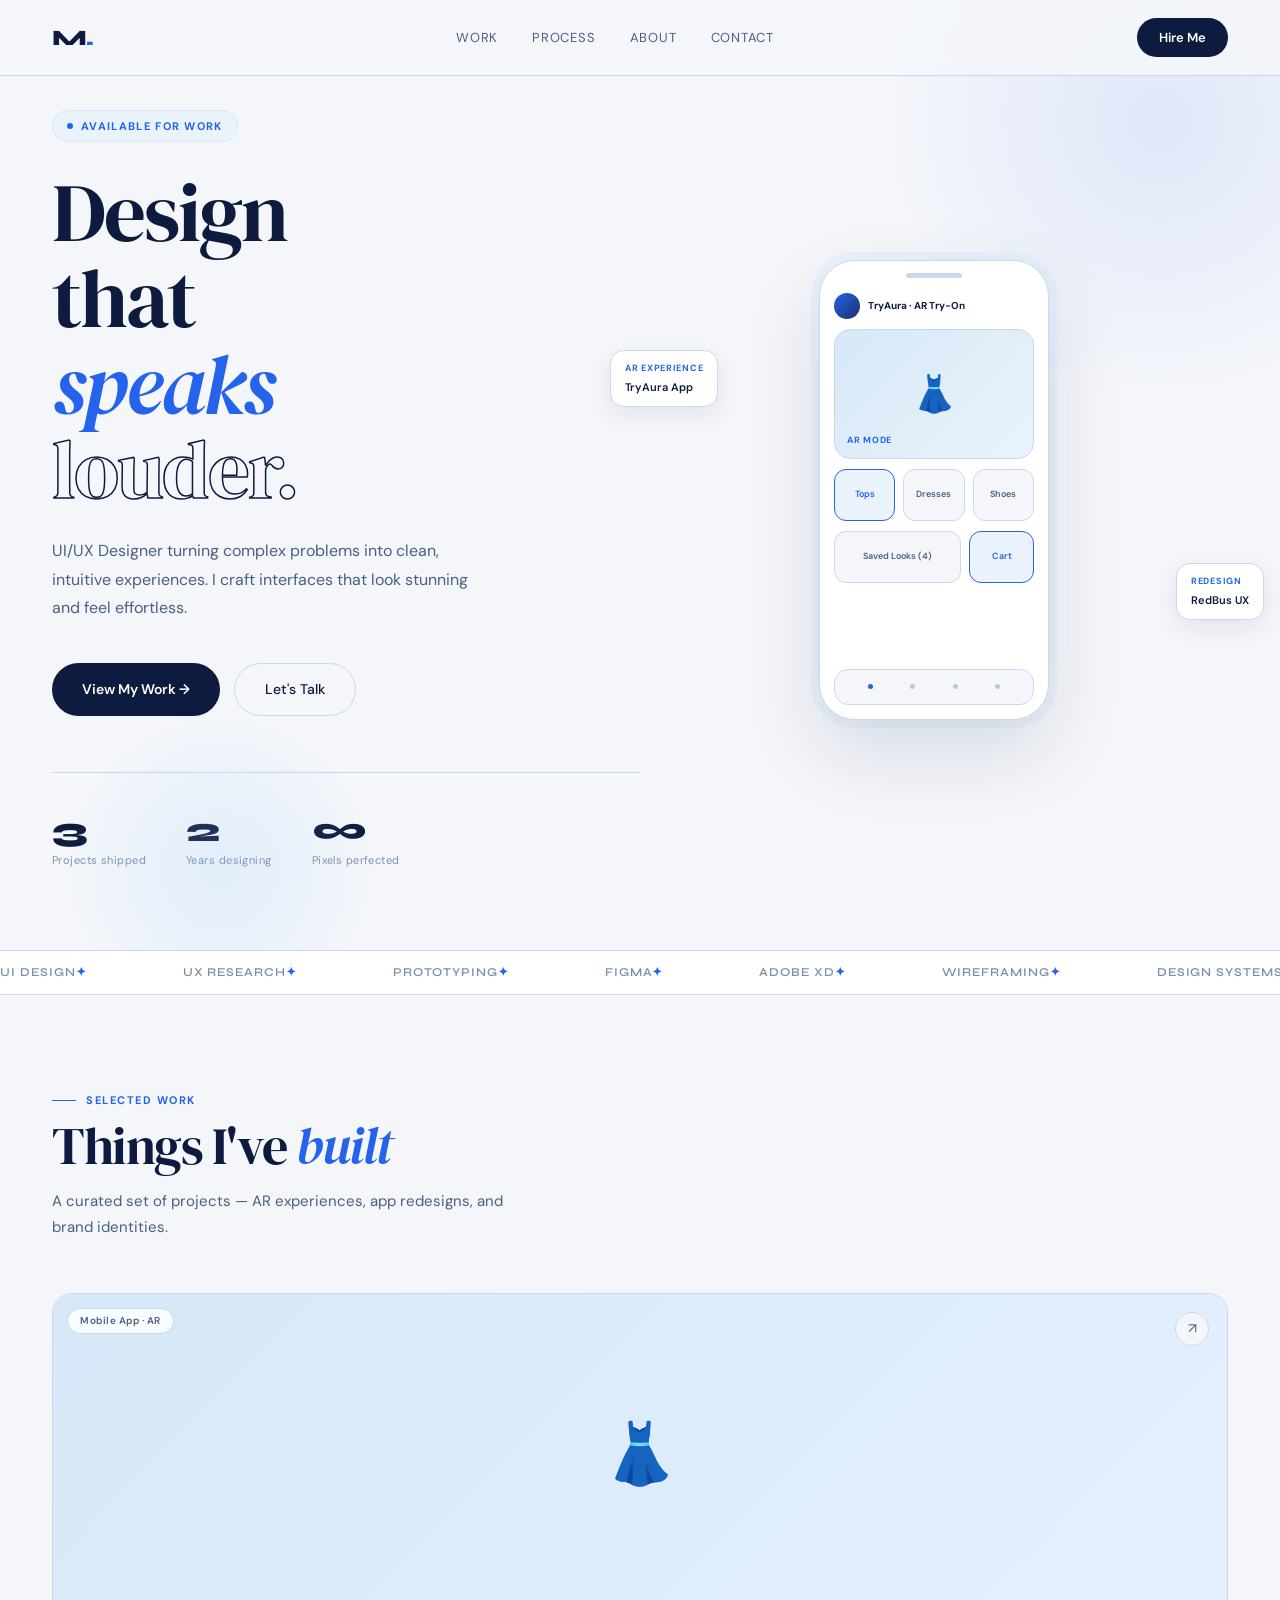
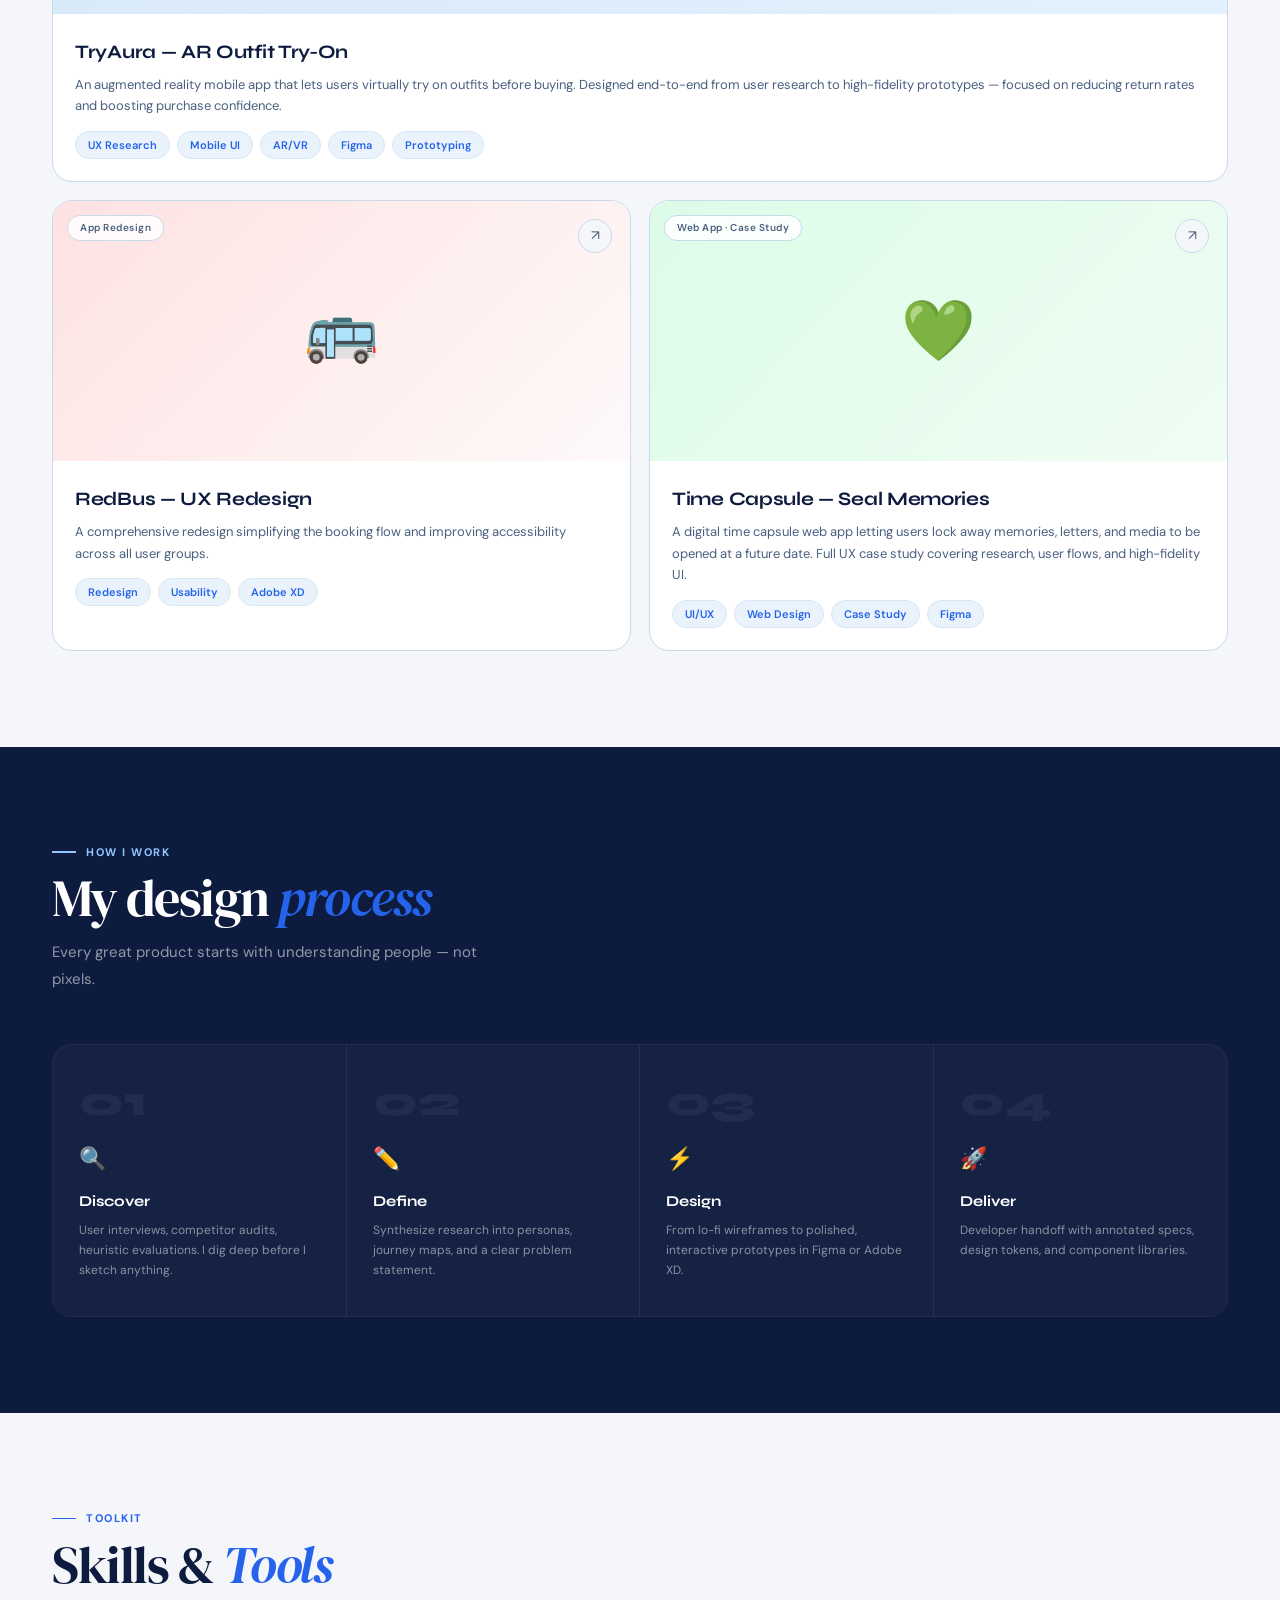
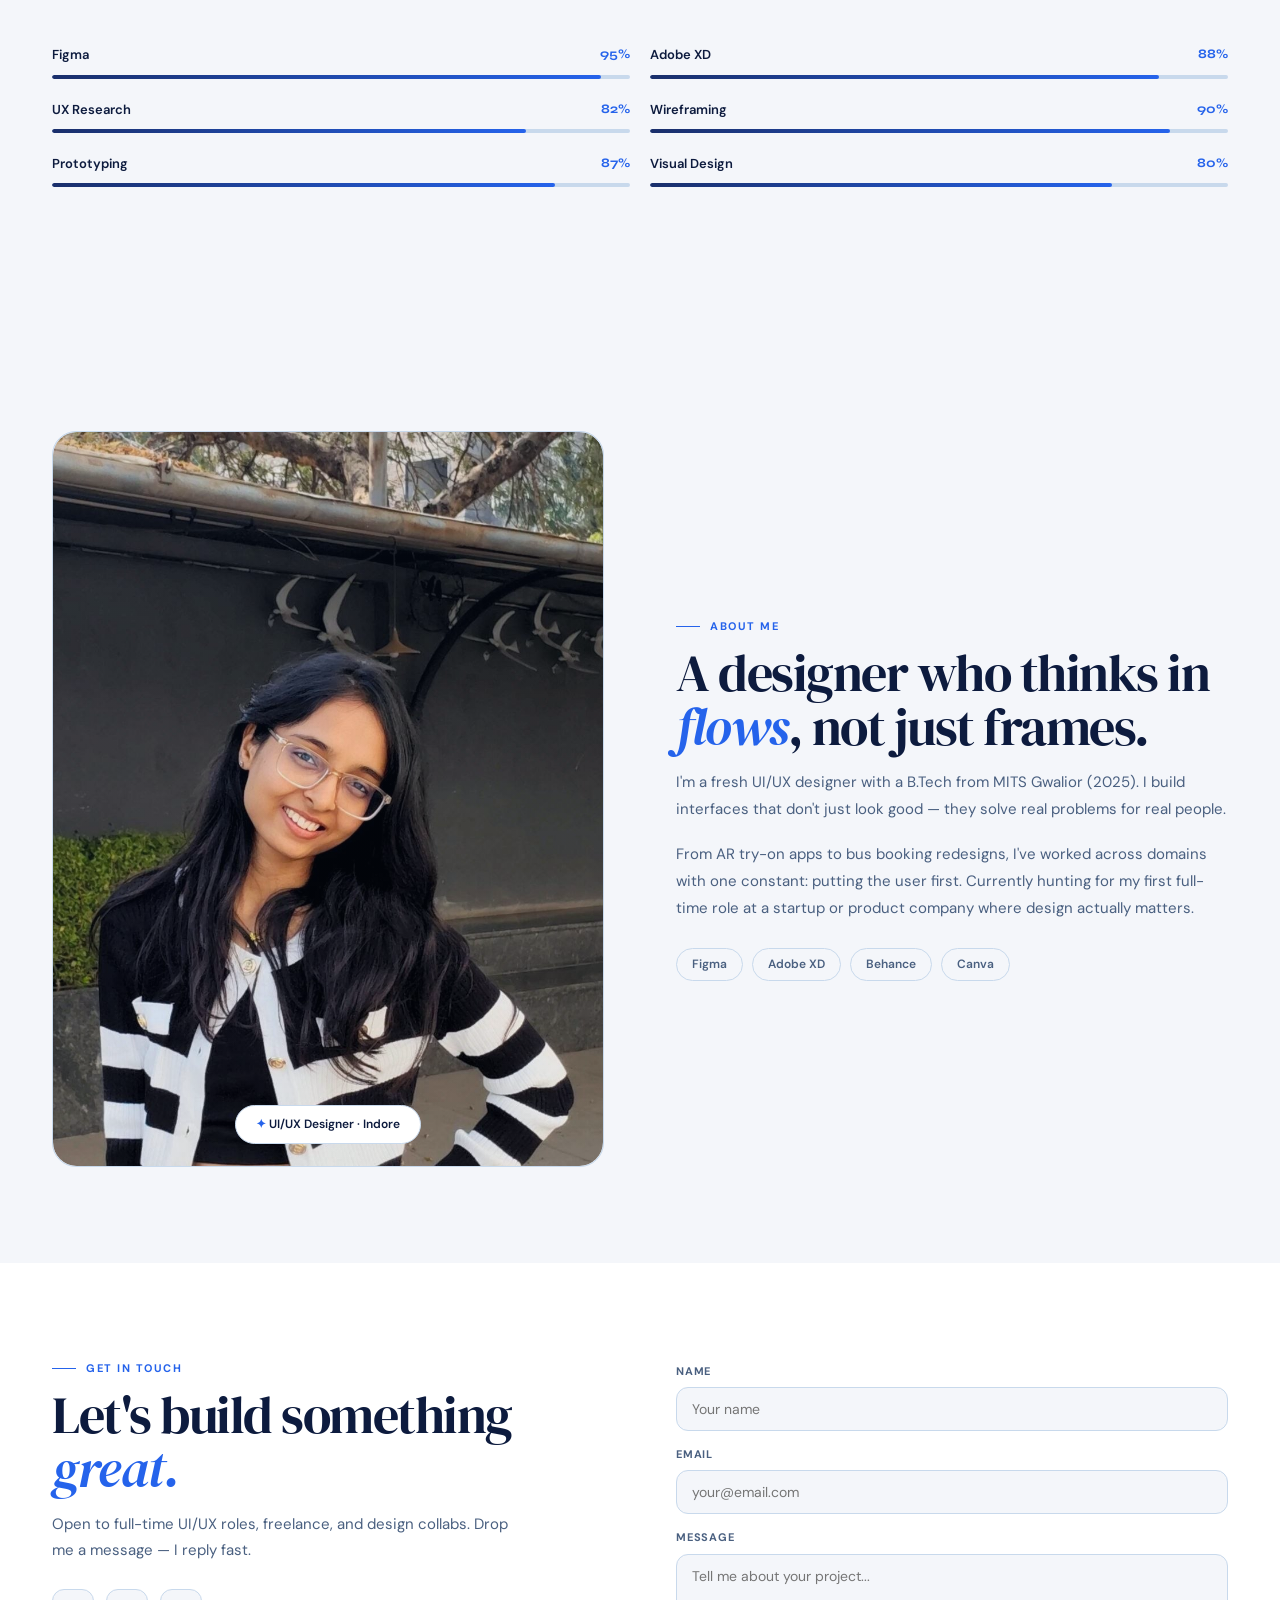
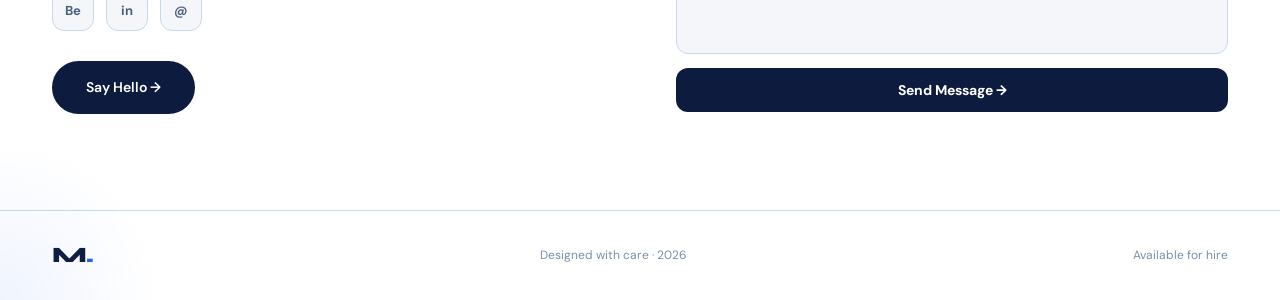
<file: index.html>
<!DOCTYPE html>
<html lang="en">
<head>
  <meta charset="UTF-8" />
  <meta name="viewport" content="width=device-width, initial-scale=1.0"/>
  <title>M. — UI/UX Designer</title>
  <link rel="stylesheet" href="style.css" />
  <link href="https://fonts.googleapis.com/css2?family=DM+Serif+Display:ital@0;1&family=Syne:wght@400;600;700;800&family=DM+Sans:wght@300;400;500&display=swap" rel="stylesheet"/>
</head>
<body>

  <!-- NAV -->
  <nav id="navbar">
    <div class="logo">M<em>.</em></div>
    <button class="hamburger" id="hamburger" aria-label="Toggle menu">
      <span></span><span></span><span></span>
    </button>
    <ul class="nav-links" id="nav-links">
      <li><a href="#work" onclick="closeMenu()">Work</a></li>
      <li><a href="#process" onclick="closeMenu()">Process</a></li>
      <li><a href="#about" onclick="closeMenu()">About</a></li>
      <li><a href="#contact" onclick="closeMenu()">Contact</a></li>
    </ul>
    <a href="#contact" class="nav-cta">Hire Me</a>
  </nav>

  <!-- HERO -->
  <section class="hero" id="home">
    <div class="hero-content">
      <div class="hero-tag">Available for Work</div>
      <h1>Design<br/>that<br/><em>speaks</em><br/><span class="outline">louder.</span></h1>
      <p class="hero-desc">
        UI/UX Designer turning complex problems into clean, intuitive experiences.
        I craft interfaces that look stunning and feel effortless.
      </p>
      <div class="hero-btns">
        <a href="#work" class="btn-primary">View My Work →</a>
        <a href="#contact" class="btn-ghost">Let's Talk</a>
      </div>
      <div class="hero-stats">
        <div class="stat">
          <div class="stat-num">3<em>+</em></div>
          <div class="stat-label">Projects shipped</div>
        </div>
        <div class="stat">
          <div class="stat-num">2<em>+</em></div>
          <div class="stat-label">Years designing</div>
        </div>
        <div class="stat">
          <div class="stat-num">∞</div>
          <div class="stat-label">Pixels perfected</div>
        </div>
      </div>
    </div>
    <div class="hero-visual">
      <div class="fc fc-tl">
        <div class="fc-tag">AR Experience</div>
        TryAura App
      </div>
      <div class="phone">
        <div class="phone-notch"></div>
        <div class="phone-screen">
          <div class="ps-top">
            <div class="ps-av"></div>
            <div class="ps-nm">TryAura · AR Try-On</div>
          </div>
          <div class="ps-hero">
            <div class="ps-hero-circle">👗</div>
            <div class="ps-hero-label">AR Mode</div>
          </div>
          <div class="ps-row">
            <div class="ps-chip hi">Tops</div>
            <div class="ps-chip">Dresses</div>
            <div class="ps-chip">Shoes</div>
          </div>
          <div class="ps-row">
            <div class="ps-chip wide">Saved Looks (4)</div>
            <div class="ps-chip hi">Cart</div>
          </div>
          <div class="ps-bottom">
            <div class="dot on"></div>
            <div class="dot"></div>
            <div class="dot"></div>
            <div class="dot"></div>
          </div>
        </div>
      </div>
      <div class="fc fc-br">
        <div class="fc-tag">Redesign</div>
        RedBus UX
      </div>
    </div>
  </section>

  <!-- MARQUEE -->
  <div class="marquee-wrap">
    <div class="marquee">
      <span class="m-item">UI Design<em>✦</em></span>
      <span class="m-item">UX Research<em>✦</em></span>
      <span class="m-item">Prototyping<em>✦</em></span>
      <span class="m-item">Figma<em>✦</em></span>
      <span class="m-item">Adobe XD<em>✦</em></span>
      <span class="m-item">Wireframing<em>✦</em></span>
      <span class="m-item">Design Systems<em>✦</em></span>
      <span class="m-item">Mobile-First<em>✦</em></span>
      <span class="m-item">Branding<em>✦</em></span>
      <span class="m-item">AR Interfaces<em>✦</em></span>
      <span class="m-item">UI Design<em>✦</em></span>
      <span class="m-item">UX Research<em>✦</em></span>
      <span class="m-item">Prototyping<em>✦</em></span>
      <span class="m-item">Figma<em>✦</em></span>
      <span class="m-item">Adobe XD<em>✦</em></span>
      <span class="m-item">Wireframing<em>✦</em></span>
      <span class="m-item">Design Systems<em>✦</em></span>
      <span class="m-item">Mobile-First<em>✦</em></span>
      <span class="m-item">Branding<em>✦</em></span>
      <span class="m-item">AR Interfaces<em>✦</em></span>
    </div>
  </div>

  <!-- WORK -->
  <section id="work">
    <div class="slabel">Selected Work</div>
    <h2>Things I've <em>built</em></h2>
    <p class="sub">A curated set of projects — AR experiences, app redesigns, and brand identities.</p>
    <div class="proj-grid reveal">

      <div class="pcard featured">
        <div class="pthumb pt-aura">
          <div class="pthumb-label">Mobile App · AR</div>
          <span class="pthumb-icon">👗</span>
        </div>
        <div class="pbody">
          <div class="ptitle">TryAura — AR Outfit Try-On</div>
          <p class="pdesc">An augmented reality mobile app that lets users virtually try on outfits before buying. Designed end-to-end from user research to high-fidelity prototypes — focused on reducing return rates and boosting purchase confidence.</p>
          <div class="ptags">
            <span class="ptag">UX Research</span>
            <span class="ptag">Mobile UI</span>
            <span class="ptag">AR/VR</span>
            <span class="ptag">Figma</span>
            <span class="ptag">Prototyping</span>
          </div>
        </div>
        <a href="https://www.behance.net/gallery/224216441/TRYAURA-Where-Fashion-Meets-AR-%28UI-Design%29" target="_blank" class="parrow">↗</a>
      </div>

      <div class="pcard">
        <div class="pthumb pt-red">
          <div class="pthumb-label">App Redesign</div>
          <span class="pthumb-icon">🚌</span>
        </div>
        <div class="pbody">
          <div class="ptitle">RedBus — UX Redesign</div>
          <p class="pdesc">A comprehensive redesign simplifying the booking flow and improving accessibility across all user groups.</p>
          <div class="ptags">
            <span class="ptag">Redesign</span>
            <span class="ptag">Usability</span>
            <span class="ptag">Adobe XD</span>
          </div>
        </div>
        <a href="https://www.behance.net/gallery/224158573/RedBus-Mobile-UI-Redesign" target="_blank" class="parrow">↗</a>
      </div>

      <div class="pcard">
        <div class="pthumb pt-gfg">
          <div class="pthumb-label">Web App · Case Study</div>
          <span class="pthumb-icon">💚</span>
        </div>
        <div class="pbody">
          <div class="ptitle">Time Capsule — Seal Memories</div>
          <p class="pdesc">A digital time capsule web app letting users lock away memories, letters, and media to be opened at a future date. Full UX case study covering research, user flows, and high-fidelity UI.</p>
          <div class="ptags">
            <span class="ptag">UI/UX</span>
            <span class="ptag">Web Design</span>
            <span class="ptag">Case Study</span>
            <span class="ptag">Figma</span>
          </div>
        </div>
        <a href="https://www.behance.net/gallery/224814233/TIME-CAPSULE-Seal-Memories" target="_blank" class="parrow">↗</a>
      </div>

    </div>
  </section>

  <!-- PROCESS -->
  <section class="proc-bg" id="process">
    <div class="slabel light">How I Work</div>
    <h2 class="light">My design <em>process</em></h2>
    <p class="sub light">Every great product starts with understanding people — not pixels.</p>
    <div class="proc-grid reveal">
      <div class="pstep">
        <div class="snum">01</div>
        <div class="sicon">🔍</div>
        <div class="sname">Discover</div>
        <p class="sdesc">User interviews, competitor audits, heuristic evaluations. I dig deep before I sketch anything.</p>
      </div>
      <div class="pstep">
        <div class="snum">02</div>
        <div class="sicon">✏️</div>
        <div class="sname">Define</div>
        <p class="sdesc">Synthesize research into personas, journey maps, and a clear problem statement.</p>
      </div>
      <div class="pstep">
        <div class="snum">03</div>
        <div class="sicon">⚡</div>
        <div class="sname">Design</div>
        <p class="sdesc">From lo-fi wireframes to polished, interactive prototypes in Figma or Adobe XD.</p>
      </div>
      <div class="pstep">
        <div class="snum">04</div>
        <div class="sicon">🚀</div>
        <div class="sname">Deliver</div>
        <p class="sdesc">Developer handoff with annotated specs, design tokens, and component libraries.</p>
      </div>
    </div>
  </section>

  <!-- SKILLS -->
  <section id="skills">
    <div class="slabel">Toolkit</div>
    <h2>Skills & <em>Tools</em></h2>
    <div class="skills-grid reveal" id="sk-wrap">
      <div class="sk">
        <div class="sk-top"><span class="sk-name">Figma</span><span class="sk-pct">95%</span></div>
        <div class="sk-track"><div class="sk-fill" data-w="95"></div></div>
      </div>
      <div class="sk">
        <div class="sk-top"><span class="sk-name">Adobe XD</span><span class="sk-pct">88%</span></div>
        <div class="sk-track"><div class="sk-fill" data-w="88"></div></div>
      </div>
      <div class="sk">
        <div class="sk-top"><span class="sk-name">UX Research</span><span class="sk-pct">82%</span></div>
        <div class="sk-track"><div class="sk-fill" data-w="82"></div></div>
      </div>
      <div class="sk">
        <div class="sk-top"><span class="sk-name">Wireframing</span><span class="sk-pct">90%</span></div>
        <div class="sk-track"><div class="sk-fill" data-w="90"></div></div>
      </div>
      <div class="sk">
        <div class="sk-top"><span class="sk-name">Prototyping</span><span class="sk-pct">87%</span></div>
        <div class="sk-track"><div class="sk-fill" data-w="87"></div></div>
      </div>
      <div class="sk">
        <div class="sk-top"><span class="sk-name">Visual Design</span><span class="sk-pct">80%</span></div>
        <div class="sk-track"><div class="sk-fill" data-w="80"></div></div>
      </div>
    </div>
  </section>

  <!-- ABOUT -->
  <section id="about">
    <div class="about-grid reveal">
      <div class="about-img">
        <img src="images/mona.jpg" alt="Monika">
        <div class="about-badge"><em>✦</em> UI/UX Designer · Indore</div>
      </div>
      <div class="about-text">
        <div class="slabel">About Me</div>
        <h2>A designer who thinks in <em>flows</em>, not just frames.</h2>
        <p>I'm a fresh UI/UX designer with a B.Tech from MITS Gwalior (2025). I build interfaces that don't just look good — they solve real problems for real people.</p>
        <p>From AR try-on apps to bus booking redesigns, I've worked across domains with one constant: putting the user first. Currently hunting for my first full-time role at a startup or product company where design actually matters.</p>
        <div class="tools">
          <span class="tpill">Figma</span>
          <span class="tpill">Adobe XD</span>
          <span class="tpill">Behance</span>
          <span class="tpill">Canva</span>
        </div>
      </div>
    </div>
  </section>

  <!-- CONTACT -->
  <section id="contact" class="contact-bg">
    <div class="contact-left reveal">
      <div class="slabel">Get In Touch</div>
      <h2>Let's build something <em>great.</em></h2>
      <p class="sub">Open to full-time UI/UX roles, freelance, and design collabs. Drop me a message — I reply fast.</p>
      <div class="social-row">
        <a class="soc" href="https://www.behance.net/monikasankhla2" target="_blank" title="Behance">Be</a>
        <a class="soc" href="https://www.linkedin.com/in/monika-sankhla?utm_source=share_via&utm_content=profile&utm_medium=member_android" target="_blank" title="LinkedIn">in</a>
        <a class="soc" href="mailto:sankhlamonika2003@gmail.com" title="Email">@</a>
      </div>
      <a href="mailto:sankhlamonika2003@gmail.com" class="contact-cta">Say Hello →</a>
    </div>
    <div class="form-col reveal">
      <div class="fg">
        <label class="fl">Name</label>
        <input class="fi" type="text" placeholder="Your name" />
      </div>
      <div class="fg">
        <label class="fl">Email</label>
        <input class="fi" type="email" placeholder="your@email.com" />
      </div>
      <div class="fg">
        <label class="fl">Message</label>
        <textarea class="fta" placeholder="Tell me about your project..."></textarea>
      </div>
      <button class="fbtn">Send Message →</button>
    </div>
  </section>

  <!-- FOOTER -->
  <footer>
    <div class="logo">M<em>.</em></div>
    <div>Designed with care · 2026</div>
    <div>Available for hire </div>
  </footer>

  <script src="script.js"></script>
</body>
</html>
</file>
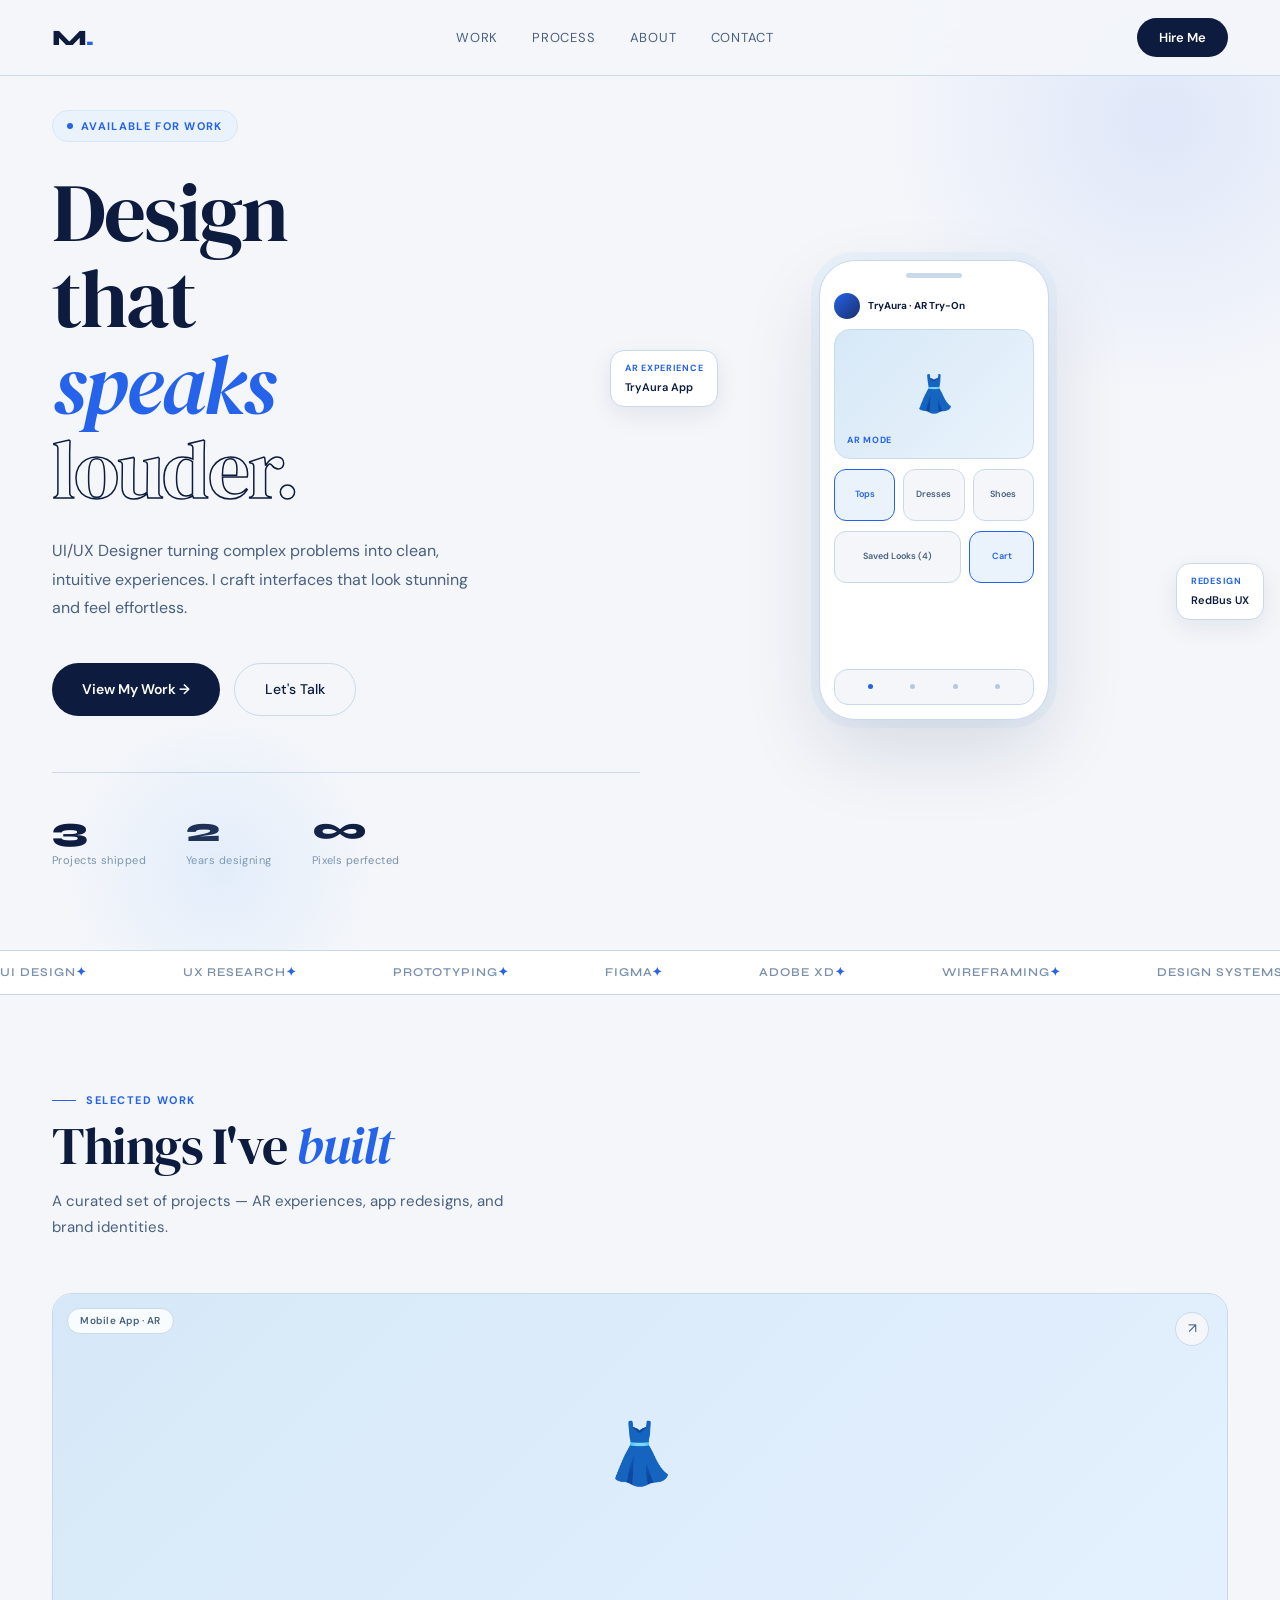
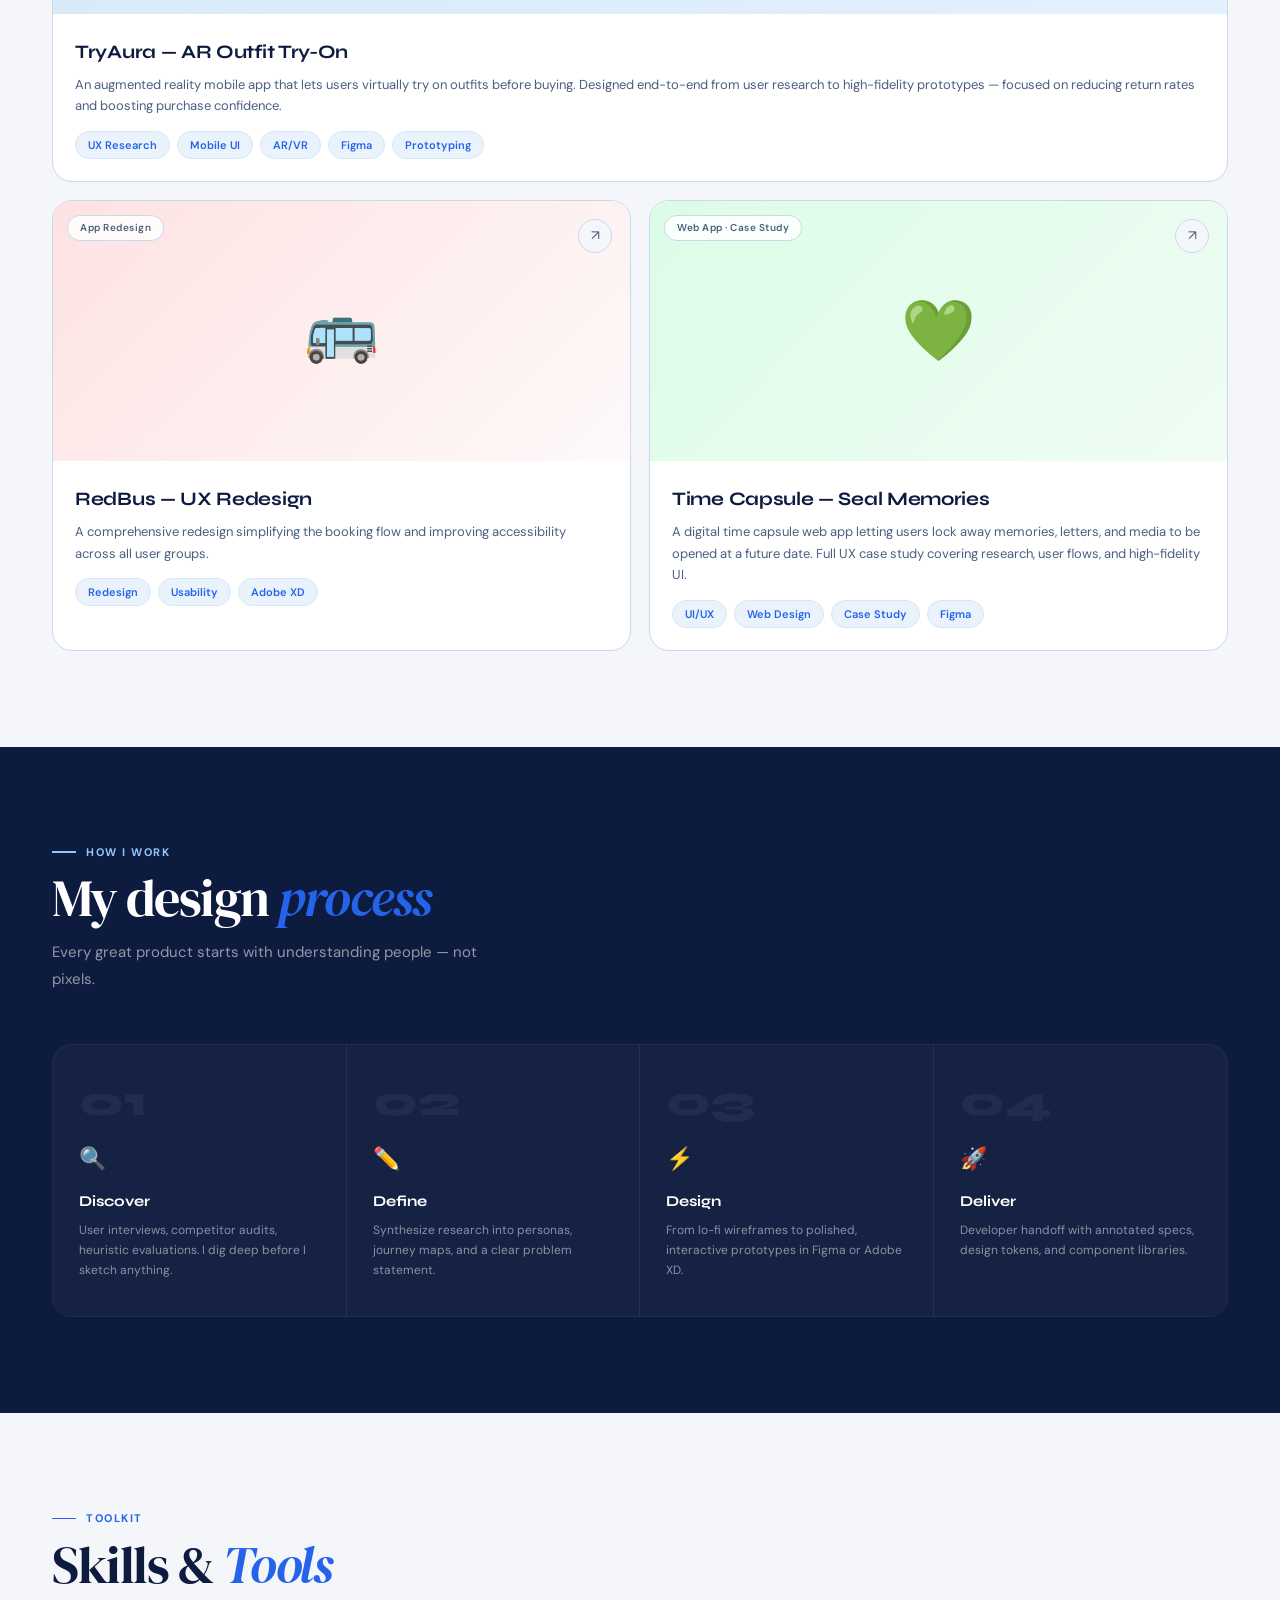
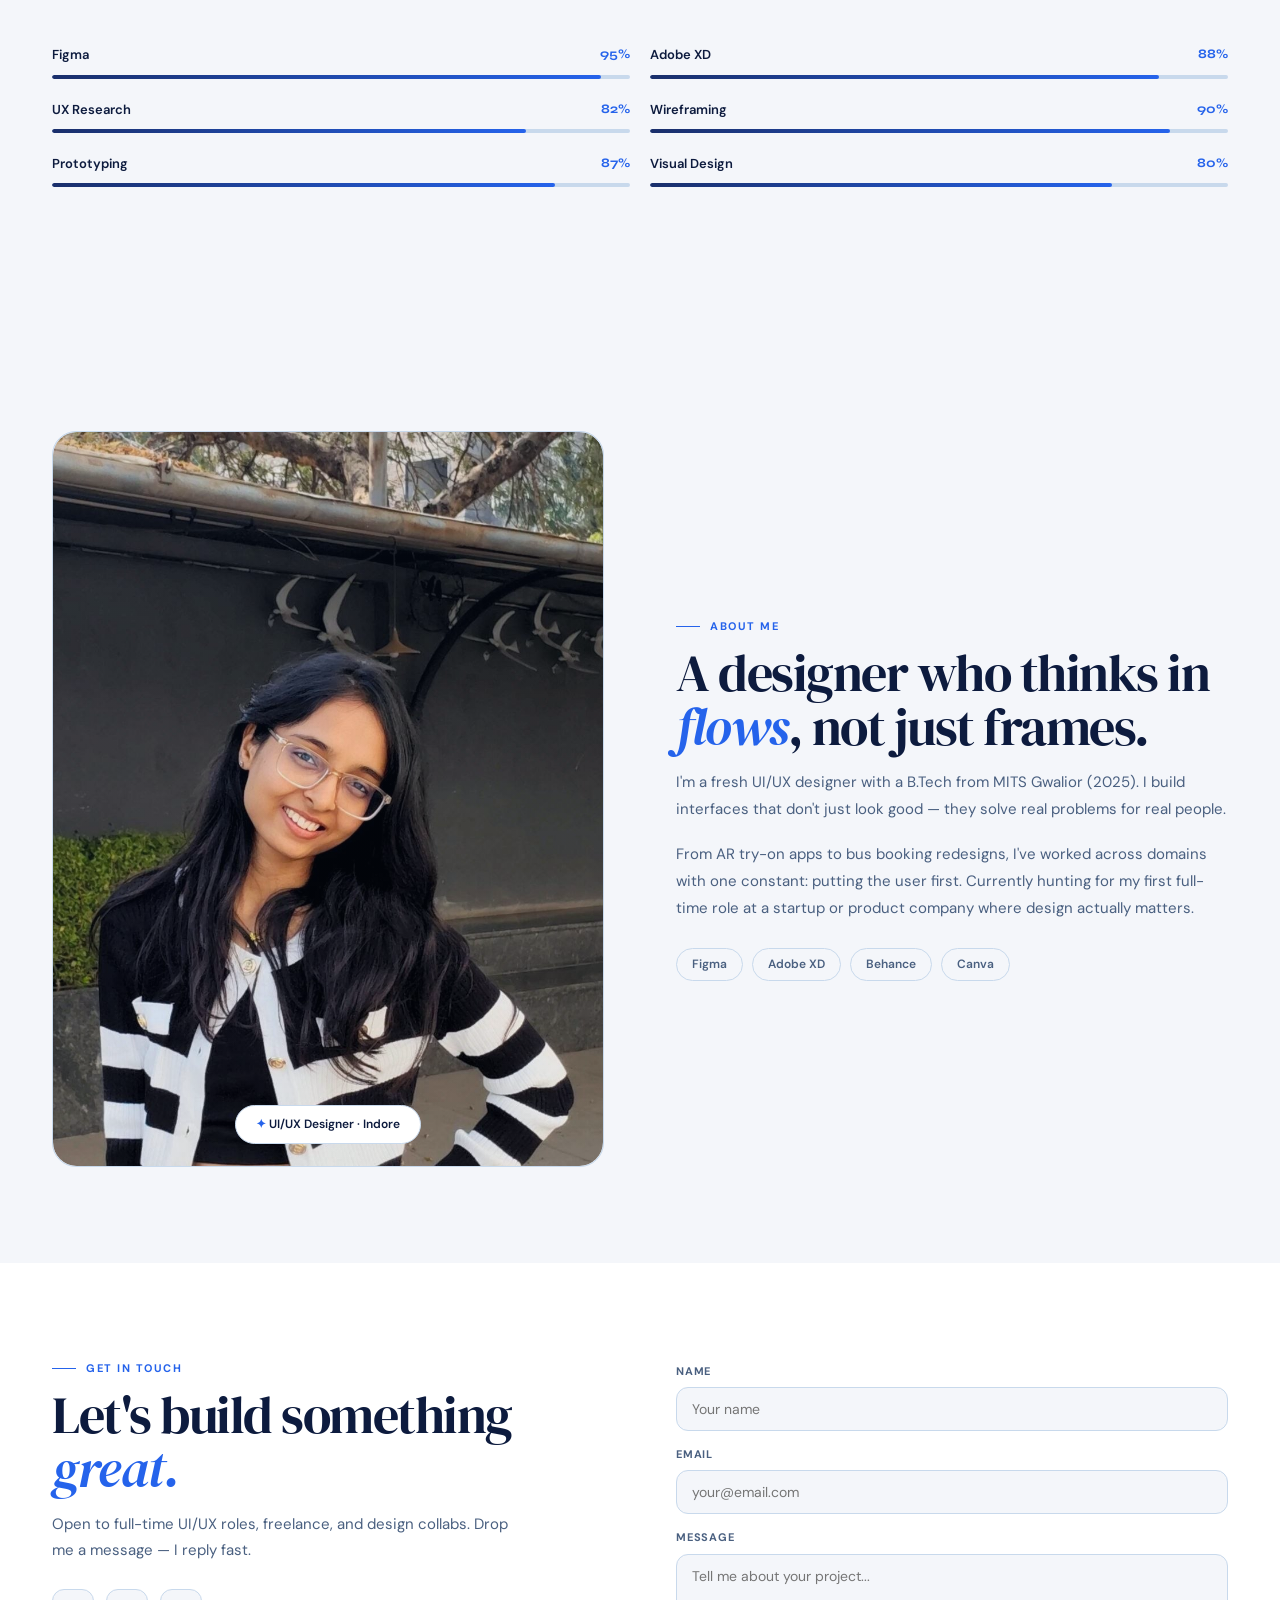
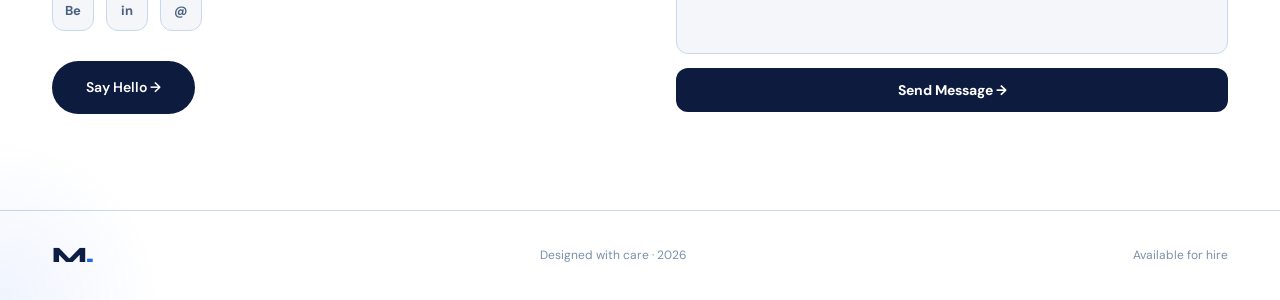
<file: file.html>
<!DOCTYPE html>
<html lang="en">
<head>
  <meta charset="UTF-8" />
  <meta name="viewport" content="width=device-width, initial-scale=1.0"/>
  <title>M. — UI/UX Designer</title>
  <link rel="stylesheet" href="style.css" />
  <link href="https://fonts.googleapis.com/css2?family=DM+Serif+Display:ital@0;1&family=Syne:wght@400;600;700;800&family=DM+Sans:wght@300;400;500&display=swap" rel="stylesheet"/>
</head>
<body>

  <!-- NAV -->
  <nav id="navbar">
    <div class="logo">M<em>.</em></div>
    <button class="hamburger" id="hamburger" aria-label="Toggle menu">
      <span></span><span></span><span></span>
    </button>
    <ul class="nav-links" id="nav-links">
      <li><a href="#work" onclick="closeMenu()">Work</a></li>
      <li><a href="#process" onclick="closeMenu()">Process</a></li>
      <li><a href="#about" onclick="closeMenu()">About</a></li>
      <li><a href="#contact" onclick="closeMenu()">Contact</a></li>
    </ul>
    <a href="#contact" class="nav-cta">Hire Me</a>
  </nav>

  <!-- HERO -->
  <section class="hero" id="home">
    <div class="hero-content">
      <div class="hero-tag">Available for Work</div>
      <h1>Design<br/>that<br/><em>speaks</em><br/><span class="outline">louder.</span></h1>
      <p class="hero-desc">
        UI/UX Designer turning complex problems into clean, intuitive experiences.
        I craft interfaces that look stunning and feel effortless.
      </p>
      <div class="hero-btns">
        <a href="#work" class="btn-primary">View My Work →</a>
        <a href="#contact" class="btn-ghost">Let's Talk</a>
      </div>
      <div class="hero-stats">
        <div class="stat">
          <div class="stat-num">3<em>+</em></div>
          <div class="stat-label">Projects shipped</div>
        </div>
        <div class="stat">
          <div class="stat-num">2<em>+</em></div>
          <div class="stat-label">Years designing</div>
        </div>
        <div class="stat">
          <div class="stat-num">∞</div>
          <div class="stat-label">Pixels perfected</div>
        </div>
      </div>
    </div>
    <div class="hero-visual">
      <div class="fc fc-tl">
        <div class="fc-tag">AR Experience</div>
        TryAura App
      </div>
      <div class="phone">
        <div class="phone-notch"></div>
        <div class="phone-screen">
          <div class="ps-top">
            <div class="ps-av"></div>
            <div class="ps-nm">TryAura · AR Try-On</div>
          </div>
          <div class="ps-hero">
            <div class="ps-hero-circle">👗</div>
            <div class="ps-hero-label">AR Mode</div>
          </div>
          <div class="ps-row">
            <div class="ps-chip hi">Tops</div>
            <div class="ps-chip">Dresses</div>
            <div class="ps-chip">Shoes</div>
          </div>
          <div class="ps-row">
            <div class="ps-chip wide">Saved Looks (4)</div>
            <div class="ps-chip hi">Cart</div>
          </div>
          <div class="ps-bottom">
            <div class="dot on"></div>
            <div class="dot"></div>
            <div class="dot"></div>
            <div class="dot"></div>
          </div>
        </div>
      </div>
      <div class="fc fc-br">
        <div class="fc-tag">Redesign</div>
        RedBus UX
      </div>
    </div>
  </section>

  <!-- MARQUEE -->
  <div class="marquee-wrap">
    <div class="marquee">
      <span class="m-item">UI Design<em>✦</em></span>
      <span class="m-item">UX Research<em>✦</em></span>
      <span class="m-item">Prototyping<em>✦</em></span>
      <span class="m-item">Figma<em>✦</em></span>
      <span class="m-item">Adobe XD<em>✦</em></span>
      <span class="m-item">Wireframing<em>✦</em></span>
      <span class="m-item">Design Systems<em>✦</em></span>
      <span class="m-item">Mobile-First<em>✦</em></span>
      <span class="m-item">Branding<em>✦</em></span>
      <span class="m-item">AR Interfaces<em>✦</em></span>
      <span class="m-item">UI Design<em>✦</em></span>
      <span class="m-item">UX Research<em>✦</em></span>
      <span class="m-item">Prototyping<em>✦</em></span>
      <span class="m-item">Figma<em>✦</em></span>
      <span class="m-item">Adobe XD<em>✦</em></span>
      <span class="m-item">Wireframing<em>✦</em></span>
      <span class="m-item">Design Systems<em>✦</em></span>
      <span class="m-item">Mobile-First<em>✦</em></span>
      <span class="m-item">Branding<em>✦</em></span>
      <span class="m-item">AR Interfaces<em>✦</em></span>
    </div>
  </div>

  <!-- WORK -->
  <section id="work">
    <div class="slabel">Selected Work</div>
    <h2>Things I've <em>built</em></h2>
    <p class="sub">A curated set of projects — AR experiences, app redesigns, and brand identities.</p>
    <div class="proj-grid reveal">

      <div class="pcard featured">
        <div class="pthumb pt-aura">
          <div class="pthumb-label">Mobile App · AR</div>
          <span class="pthumb-icon">👗</span>
        </div>
        <div class="pbody">
          <div class="ptitle">TryAura — AR Outfit Try-On</div>
          <p class="pdesc">An augmented reality mobile app that lets users virtually try on outfits before buying. Designed end-to-end from user research to high-fidelity prototypes — focused on reducing return rates and boosting purchase confidence.</p>
          <div class="ptags">
            <span class="ptag">UX Research</span>
            <span class="ptag">Mobile UI</span>
            <span class="ptag">AR/VR</span>
            <span class="ptag">Figma</span>
            <span class="ptag">Prototyping</span>
          </div>
        </div>
        <a href="https://www.behance.net/gallery/224216441/TRYAURA-Where-Fashion-Meets-AR-%28UI-Design%29" target="_blank" class="parrow">↗</a>
      </div>

      <div class="pcard">
        <div class="pthumb pt-red">
          <div class="pthumb-label">App Redesign</div>
          <span class="pthumb-icon">🚌</span>
        </div>
        <div class="pbody">
          <div class="ptitle">RedBus — UX Redesign</div>
          <p class="pdesc">A comprehensive redesign simplifying the booking flow and improving accessibility across all user groups.</p>
          <div class="ptags">
            <span class="ptag">Redesign</span>
            <span class="ptag">Usability</span>
            <span class="ptag">Adobe XD</span>
          </div>
        </div>
        <a href="https://www.behance.net/gallery/224158573/RedBus-Mobile-UI-Redesign" target="_blank" class="parrow">↗</a>
      </div>

      <div class="pcard">
        <div class="pthumb pt-gfg">
          <div class="pthumb-label">Web App · Case Study</div>
          <span class="pthumb-icon">💚</span>
        </div>
        <div class="pbody">
          <div class="ptitle">Time Capsule — Seal Memories</div>
          <p class="pdesc">A digital time capsule web app letting users lock away memories, letters, and media to be opened at a future date. Full UX case study covering research, user flows, and high-fidelity UI.</p>
          <div class="ptags">
            <span class="ptag">UI/UX</span>
            <span class="ptag">Web Design</span>
            <span class="ptag">Case Study</span>
            <span class="ptag">Figma</span>
          </div>
        </div>
        <a href="https://www.behance.net/gallery/224814233/TIME-CAPSULE-Seal-Memories" target="_blank" class="parrow">↗</a>
      </div>

    </div>
  </section>

  <!-- PROCESS -->
  <section class="proc-bg" id="process">
    <div class="slabel light">How I Work</div>
    <h2 class="light">My design <em>process</em></h2>
    <p class="sub light">Every great product starts with understanding people — not pixels.</p>
    <div class="proc-grid reveal">
      <div class="pstep">
        <div class="snum">01</div>
        <div class="sicon">🔍</div>
        <div class="sname">Discover</div>
        <p class="sdesc">User interviews, competitor audits, heuristic evaluations. I dig deep before I sketch anything.</p>
      </div>
      <div class="pstep">
        <div class="snum">02</div>
        <div class="sicon">✏️</div>
        <div class="sname">Define</div>
        <p class="sdesc">Synthesize research into personas, journey maps, and a clear problem statement.</p>
      </div>
      <div class="pstep">
        <div class="snum">03</div>
        <div class="sicon">⚡</div>
        <div class="sname">Design</div>
        <p class="sdesc">From lo-fi wireframes to polished, interactive prototypes in Figma or Adobe XD.</p>
      </div>
      <div class="pstep">
        <div class="snum">04</div>
        <div class="sicon">🚀</div>
        <div class="sname">Deliver</div>
        <p class="sdesc">Developer handoff with annotated specs, design tokens, and component libraries.</p>
      </div>
    </div>
  </section>

  <!-- SKILLS -->
  <section id="skills">
    <div class="slabel">Toolkit</div>
    <h2>Skills & <em>Tools</em></h2>
    <div class="skills-grid reveal" id="sk-wrap">
      <div class="sk">
        <div class="sk-top"><span class="sk-name">Figma</span><span class="sk-pct">95%</span></div>
        <div class="sk-track"><div class="sk-fill" data-w="95"></div></div>
      </div>
      <div class="sk">
        <div class="sk-top"><span class="sk-name">Adobe XD</span><span class="sk-pct">88%</span></div>
        <div class="sk-track"><div class="sk-fill" data-w="88"></div></div>
      </div>
      <div class="sk">
        <div class="sk-top"><span class="sk-name">UX Research</span><span class="sk-pct">82%</span></div>
        <div class="sk-track"><div class="sk-fill" data-w="82"></div></div>
      </div>
      <div class="sk">
        <div class="sk-top"><span class="sk-name">Wireframing</span><span class="sk-pct">90%</span></div>
        <div class="sk-track"><div class="sk-fill" data-w="90"></div></div>
      </div>
      <div class="sk">
        <div class="sk-top"><span class="sk-name">Prototyping</span><span class="sk-pct">87%</span></div>
        <div class="sk-track"><div class="sk-fill" data-w="87"></div></div>
      </div>
      <div class="sk">
        <div class="sk-top"><span class="sk-name">Visual Design</span><span class="sk-pct">80%</span></div>
        <div class="sk-track"><div class="sk-fill" data-w="80"></div></div>
      </div>
    </div>
  </section>

  <!-- ABOUT -->
  <section id="about">
    <div class="about-grid reveal">
      <div class="about-img">
        <img src="image/mona.jpg" alt="Monika">
        <div class="about-badge"><em>✦</em> UI/UX Designer · Indore</div>
      </div>
      <div class="about-text">
        <div class="slabel">About Me</div>
        <h2>A designer who thinks in <em>flows</em>, not just frames.</h2>
        <p>I'm a fresh UI/UX designer with a B.Tech from MITS Gwalior (2025). I build interfaces that don't just look good — they solve real problems for real people.</p>
        <p>From AR try-on apps to bus booking redesigns, I've worked across domains with one constant: putting the user first. Currently hunting for my first full-time role at a startup or product company where design actually matters.</p>
        <div class="tools">
          <span class="tpill">Figma</span>
          <span class="tpill">Adobe XD</span>
          <span class="tpill">Behance</span>
          <span class="tpill">Canva</span>
        </div>
      </div>
    </div>
  </section>

  <!-- CONTACT -->
  <section id="contact" class="contact-bg">
    <div class="contact-left reveal">
      <div class="slabel">Get In Touch</div>
      <h2>Let's build something <em>great.</em></h2>
      <p class="sub">Open to full-time UI/UX roles, freelance, and design collabs. Drop me a message — I reply fast.</p>
      <div class="social-row">
        <a class="soc" href="https://www.behance.net/monikasankhla2" target="_blank" title="Behance">Be</a>
        <a class="soc" href="https://www.linkedin.com/in/monika-sankhla?utm_source=share_via&utm_content=profile&utm_medium=member_android" target="_blank" title="LinkedIn">in</a>
        <a class="soc" href="mailto:sankhlamonika2003@gmail.com" title="Email">@</a>
      </div>
      <a href="mailto:sankhlamonika2003@gmail.com" class="contact-cta">Say Hello →</a>
    </div>
    <div class="form-col reveal">
      <div class="fg">
        <label class="fl">Name</label>
        <input class="fi" type="text" placeholder="Your name" />
      </div>
      <div class="fg">
        <label class="fl">Email</label>
        <input class="fi" type="email" placeholder="your@email.com" />
      </div>
      <div class="fg">
        <label class="fl">Message</label>
        <textarea class="fta" placeholder="Tell me about your project..."></textarea>
      </div>
      <button class="fbtn">Send Message →</button>
    </div>
  </section>

  <!-- FOOTER -->
  <footer>
    <div class="logo">M<em>.</em></div>
    <div>Designed with care · 2026</div>
    <div>Available for hire </div>
  </footer>

  <script src="script.js"></script>
</body>
</html>
</file>
<file: style.css>
/* ── VARIABLES ── */
:root {
  --bg: #F4F6FA;
  --white: #FFFFFF;
  --navy: #0D1B3E;
  --navy2: #1A2F6B;
  --ice: #D6E8F7;
  --ice2: #EAF3FB;
  --silver: #B8C8DC;
  --silver2: #7A90AA;
  --blue: #2563EB;
  --blue2: #93C5FD;
  --text: #0D1B3E;
  --text2: #4A6080;
  --border: #C8D9EC;
  --card: #FFFFFF;
}

/* ── RESET ── */
*, *::before, *::after {
  box-sizing: border-box;
  margin: 0;
  padding: 0;
}
html { scroll-behavior: smooth; }
body {
  background: var(--bg);
  color: var(--text);
  font-family: 'DM Sans', sans-serif;
  font-size: 15px;
  line-height: 1.65;
  overflow-x: hidden;
}

/* ── NAV ── */
nav {
  position: fixed;
  top: 0; left: 0; right: 0;
  z-index: 200;
  display: flex;
  align-items: center;
  justify-content: space-between;
  padding: 18px 52px;
  background: rgba(244, 246, 250, 0.92);
  backdrop-filter: blur(16px);
  border-bottom: 1px solid var(--border);
  transition: padding 0.3s;
}
.logo {
  font-family: 'Syne', sans-serif;
  font-size: 22px;
  font-weight: 800;
  color: var(--navy);
  letter-spacing: -1px;
  text-decoration: none;
}
.logo em { font-style: normal; color: var(--blue); }
.nav-links {
  display: flex;
  gap: 34px;
  list-style: none;
}
.nav-links a {
  color: var(--text2);
  text-decoration: none;
  font-size: 13px;
  letter-spacing: 0.06em;
  text-transform: uppercase;
  transition: color 0.2s;
}
.nav-links a:hover { color: var(--blue); }
.nav-cta {
  background: var(--navy);
  color: #fff;
  padding: 9px 22px;
  border-radius: 40px;
  font-size: 13px;
  font-weight: 600;
  text-decoration: none;
  transition: background 0.2s, transform 0.2s;
}
.nav-cta:hover { background: var(--blue); transform: translateY(-2px); }

/* Hamburger */
.hamburger {
  display: none;
  flex-direction: column;
  gap: 5px;
  background: none;
  border: none;
  cursor: pointer;
  padding: 4px;
  z-index: 300;
}
.hamburger span {
  display: block;
  width: 24px;
  height: 2px;
  background: var(--navy);
  border-radius: 4px;
  transition: all 0.3s;
}
.hamburger.open span:nth-child(1) { transform: translateY(7px) rotate(45deg); }
.hamburger.open span:nth-child(2) { opacity: 0; }
.hamburger.open span:nth-child(3) { transform: translateY(-7px) rotate(-45deg); }

/* ── HERO ── */
.hero {
  min-height: 100vh;
  display: grid;
  grid-template-columns: 1fr 1fr;
  align-items: center;
  gap: 0;
  padding: 110px 52px 80px;
  position: relative;
  overflow: hidden;
}
.hero::before {
  content: '';
  position: absolute;
  top: -160px; right: -160px;
  width: 560px; height: 560px;
  background: radial-gradient(circle, rgba(37,99,235,0.10) 0%, transparent 70%);
  pointer-events: none;
}
.hero::after {
  content: '';
  position: absolute;
  bottom: -80px; left: 60px;
  width: 320px; height: 320px;
  background: radial-gradient(circle, rgba(147,197,253,0.18) 0%, transparent 70%);
  pointer-events: none;
}
.hero-tag {
  display: inline-flex;
  align-items: center;
  gap: 8px;
  background: var(--ice2);
  border: 1px solid var(--ice);
  color: var(--blue);
  font-size: 11px;
  font-weight: 700;
  letter-spacing: 0.12em;
  text-transform: uppercase;
  padding: 6px 14px;
  border-radius: 40px;
  margin-bottom: 28px;
}
.hero-tag::before {
  content: '';
  width: 6px; height: 6px;
  border-radius: 50%;
  background: var(--blue);
  animation: blink 1.6s infinite;
}
@keyframes blink {
  0%, 100% { opacity: 1; }
  50% { opacity: 0.3; }
}
h1 {
  font-family: 'DM Serif Display', serif;
  font-size: clamp(48px, 6.5vw, 86px);
  font-weight: 400;
  line-height: 1.03;
  letter-spacing: -2px;
  margin-bottom: 24px;
  color: var(--navy);
}
h1 em { font-style: italic; color: var(--blue); }
h1 .outline {
  -webkit-text-stroke: 1.5px var(--navy);
  color: transparent;
}
.hero-desc {
  color: var(--text2);
  font-size: 16px;
  line-height: 1.8;
  max-width: 420px;
  margin-bottom: 40px;
}
.hero-btns { display: flex; gap: 14px; flex-wrap: wrap; }
.btn-primary {
  background: var(--navy);
  color: #fff;
  padding: 14px 30px;
  border-radius: 40px;
  font-weight: 600;
  font-size: 14px;
  text-decoration: none;
  transition: background 0.2s, transform 0.2s, box-shadow 0.2s;
  display: inline-flex;
  align-items: center;
  gap: 8px;
}
.btn-primary:hover {
  background: var(--blue);
  transform: translateY(-2px);
  box-shadow: 0 10px 28px rgba(37,99,235,0.25);
}
.btn-ghost {
  border: 1.5px solid var(--border);
  color: var(--text);
  padding: 14px 30px;
  border-radius: 40px;
  font-weight: 500;
  font-size: 14px;
  text-decoration: none;
  transition: border-color 0.2s, background 0.2s;
}
.btn-ghost:hover { border-color: var(--blue); background: var(--ice2); }
.hero-stats {
  display: flex;
  gap: 40px;
  margin-top: 56px;
  padding-top: 40px;
  border-top: 1px solid var(--border);
  flex-wrap: wrap;
}
.stat-num {
  font-family: 'Syne', sans-serif;
  font-size: 34px;
  font-weight: 800;
  color: var(--navy);
  line-height: 1;
}
.stat-num em { font-style: normal; color: var(--blue); }
.stat-label { font-size: 11px; color: var(--silver2); margin-top: 4px; letter-spacing: 0.04em; }

/* ── PHONE MOCKUP ── */
.hero-visual {
  display: flex;
  align-items: center;
  justify-content: center;
  position: relative;
}
.phone {
  width: 230px; height: 460px;
  background: var(--white);
  border-radius: 36px;
  border: 1.5px solid var(--border);
  box-shadow: 0 32px 80px rgba(13,27,62,0.12), 0 0 0 8px rgba(214,232,247,0.4);
  position: relative;
  overflow: hidden;
  animation: floatY 6s ease-in-out infinite;
}
@keyframes floatY {
  0%, 100% { transform: translateY(0); }
  50% { transform: translateY(-14px); }
}
.phone-notch {
  position: absolute;
  top: 12px; left: 50%;
  transform: translateX(-50%);
  width: 56px; height: 5px;
  background: var(--border);
  border-radius: 10px;
}
.phone-screen {
  padding: 32px 14px 14px;
  height: 100%;
  display: flex;
  flex-direction: column;
  gap: 10px;
}
.ps-top { display: flex; align-items: center; gap: 8px; }
.ps-av {
  width: 26px; height: 26px;
  border-radius: 50%;
  background: linear-gradient(135deg, var(--blue), var(--navy2));
}
.ps-nm { font-size: 10px; font-weight: 700; color: var(--navy); }
.ps-hero {
  height: 130px;
  background: linear-gradient(135deg, var(--ice) 0%, var(--ice2) 100%);
  border-radius: 16px;
  position: relative;
  overflow: hidden;
  border: 1px solid var(--border);
  display: flex; align-items: center; justify-content: center;
}
.ps-hero-label {
  position: absolute;
  bottom: 10px; left: 12px;
  font-size: 9px; font-weight: 700;
  color: var(--blue);
  letter-spacing: 0.08em; text-transform: uppercase;
}
.ps-hero-circle { font-size: 36px; }
.ps-row { display: flex; gap: 8px; }
.ps-chip {
  flex: 1; height: 52px;
  border-radius: 12px;
  background: var(--bg);
  border: 1px solid var(--border);
  display: flex; align-items: center; justify-content: center;
  font-size: 9px; color: var(--text2); font-weight: 600;
}
.ps-chip.hi { background: var(--ice2); border-color: var(--blue); color: var(--blue); }
.ps-chip.wide { flex: 2; }
.ps-bottom {
  margin-top: auto; height: 36px;
  background: var(--bg);
  border-radius: 14px;
  border: 1px solid var(--border);
  display: flex; align-items: center; justify-content: space-around; padding: 0 14px;
}
.dot { width: 5px; height: 5px; border-radius: 50%; background: var(--silver); }
.dot.on { background: var(--blue); }
.fc {
  position: absolute;
  background: var(--white);
  border: 1px solid var(--border);
  border-radius: 14px;
  padding: 10px 14px;
  font-size: 11px; font-weight: 600;
  color: var(--navy);
  box-shadow: 0 8px 24px rgba(13,27,62,0.08);
}
.fc-tl { top: 90px; left: -30px; animation: floatY 7s ease-in-out infinite 0.4s; }
.fc-br { bottom: 100px; right: -36px; animation: floatY 7s ease-in-out infinite 1s; }
.fc-tag {
  font-size: 9px; color: var(--blue);
  font-weight: 700; letter-spacing: 0.08em;
  text-transform: uppercase; margin-bottom: 2px;
}

/* ── MARQUEE ── */
.marquee-wrap {
  overflow: hidden;
  border-top: 1px solid var(--border);
  border-bottom: 1px solid var(--border);
  padding: 12px 0;
  background: var(--white);
}
.marquee {
  display: flex;
  gap: 48px;
  width: max-content;
  animation: scroll 22s linear infinite;
}
@keyframes scroll { to { transform: translateX(-50%); } }
.m-item {
  font-family: 'Syne', sans-serif;
  font-size: 12px; font-weight: 600;
  color: var(--silver2);
  letter-spacing: 0.08em;
  text-transform: uppercase;
  white-space: nowrap;
}
.m-item em { font-style: normal; color: var(--blue); margin-right: 48px; }

/* ── SECTIONS ── */
section { padding: 96px 52px; }
.slabel {
  font-size: 11px;
  letter-spacing: 0.14em;
  text-transform: uppercase;
  color: var(--blue);
  font-weight: 700;
  margin-bottom: 10px;
  display: flex; align-items: center; gap: 10px;
}
.slabel::before { content: ''; width: 24px; height: 1.5px; background: var(--blue); }
.slabel.light { color: var(--blue2); }
.slabel.light::before { background: var(--blue2); }
h2 {
  font-family: 'DM Serif Display', serif;
  font-size: clamp(30px, 4.5vw, 52px);
  font-weight: 400;
  letter-spacing: -1.5px;
  line-height: 1.05;
  margin-bottom: 14px;
  color: var(--navy);
}
h2 em { font-style: italic; color: var(--blue); }
h2.light { color: #fff; }
.sub { color: var(--text2); font-size: 15px; max-width: 460px; line-height: 1.75; }
.sub.light { color: rgba(255,255,255,0.55); }

/* ── PROJECTS ── */
.proj-grid {
  display: grid;
  grid-template-columns: 1fr 1fr;
  gap: 18px;
  margin-top: 52px;
}
.pcard {
  background: var(--white);
  border: 1px solid var(--border);
  border-radius: 20px;
  overflow: hidden;
  cursor: pointer;
  transition: transform 0.3s, box-shadow 0.3s, border-color 0.3s;
  position: relative;
}
.pcard:hover {
  transform: translateY(-5px);
  box-shadow: 0 20px 50px rgba(13,27,62,0.12);
  border-color: rgba(37,99,235,0.4);
}
.pcard.featured { grid-column: 1 / -1; }
.pthumb {
  height: 260px;
  display: flex; align-items: center; justify-content: center;
  position: relative; overflow: hidden;
}
.pcard.featured .pthumb { height: 320px; }
.pt-aura { background: linear-gradient(135deg, var(--ice) 0%, rgba(147,197,253,0.25) 100%); }
.pt-red  { background: linear-gradient(135deg, #FEE2E2 0%, #FEF9F9 100%); }
.pt-gfg  { background: linear-gradient(135deg, #DCFCE7 0%, #F0FDF4 100%); }
.pthumb-label {
  position: absolute; top: 14px; left: 14px;
  background: rgba(255,255,255,0.85);
  backdrop-filter: blur(6px);
  border: 1px solid var(--border);
  color: var(--text2); font-size: 10px; font-weight: 600;
  padding: 4px 12px; border-radius: 20px; letter-spacing: 0.05em;
}
.pthumb-icon { font-size: 60px; }
.pbody { padding: 22px; }
.ptitle {
  font-family: 'Syne', sans-serif;
  font-size: 19px; font-weight: 700;
  margin-bottom: 7px;
  color: var(--navy); letter-spacing: -0.3px;
}
.pdesc { color: var(--text2); font-size: 13px; line-height: 1.65; margin-bottom: 14px; }
.ptags { display: flex; flex-wrap: wrap; gap: 7px; }
.ptag {
  font-size: 11px; font-weight: 600;
  padding: 4px 12px; border-radius: 20px;
  background: var(--ice2); border: 1px solid var(--ice); color: var(--blue);
}
.parrow {
  position: absolute; top: 18px; right: 18px;
  width: 34px; height: 34px; border-radius: 50%;
  background: var(--bg); border: 1px solid var(--border);
  display: flex; align-items: center; justify-content: center;
  font-size: 14px; color: var(--text2);
  text-decoration: none;
  transition: background 0.2s, color 0.2s, border-color 0.2s;
}
.pcard:hover .parrow { background: var(--navy); color: #fff; border-color: var(--navy); }

/* ── PROCESS ── */
.proc-bg { background: var(--navy); }
.proc-grid {
  display: grid;
  grid-template-columns: repeat(4, 1fr);
  gap: 0;
  margin-top: 52px;
  border: 1px solid rgba(255,255,255,0.08);
  border-radius: 20px;
  overflow: hidden;
}
.pstep {
  padding: 36px 26px;
  background: rgba(255,255,255,0.03);
  border-right: 1px solid rgba(255,255,255,0.07);
  transition: background 0.25s;
}
.pstep:last-child { border-right: none; }
.pstep:hover { background: rgba(37,99,235,0.12); }
.snum {
  font-family: 'Syne', sans-serif;
  font-size: 42px; font-weight: 800;
  color: rgba(255,255,255,0.05);
  line-height: 1; margin-bottom: 18px;
}
.sicon { font-size: 22px; margin-bottom: 12px; }
.sname {
  font-family: 'Syne', sans-serif;
  font-size: 15px; font-weight: 700;
  color: #fff; margin-bottom: 7px;
}
.sdesc { font-size: 12px; color: rgba(255,255,255,0.5); line-height: 1.65; }

/* ── SKILLS ── */
.skills-grid {
  display: grid;
  grid-template-columns: 1fr 1fr;
  gap: 20px;
  margin-top: 52px;
}
.sk { display: flex; flex-direction: column; gap: 9px; }
.sk-top { display: flex; justify-content: space-between; font-size: 13px; }
.sk-name { font-weight: 600; color: var(--navy); }
.sk-pct { color: var(--blue); font-family: 'Syne', sans-serif; font-weight: 700; }
.sk-track { height: 4px; background: var(--border); border-radius: 10px; overflow: hidden; }
.sk-fill {
  height: 100%;
  background: linear-gradient(90deg, var(--navy2), var(--blue));
  border-radius: 10px;
  width: 0;
  transition: width 1.4s cubic-bezier(0.23, 1, 0.32, 1);
}

/* ── ABOUT ── */
.about-grid {
  display: grid;
  grid-template-columns: 1fr 1fr;
  gap: 72px;
  align-items: center;
  margin-top: 52px;
}
.about-img {
  aspect-ratio: 3/4;
  background: var(--ice2);
  border-radius: 24px;
  border: 1px solid var(--border);
  display: flex; align-items: center; justify-content: center;
  position: relative; overflow: hidden;
}
.about-img img {
  width: 100%;
  height: 100%;
  object-fit: cover;
  object-position: center top;
  display: block;
  border-radius: 24px;
}
.about-img::before {
  content: '';
  position: absolute; inset: 0;
  background: linear-gradient(160deg, rgba(37,99,235,0.08), rgba(13,27,62,0.05));
}
.about-init {
  font-family: 'DM Serif Display', serif;
  
  margin-trim: n;
  font-size: 110px; font-weight: 400;
  color: rgba(13,27,62,0.07); z-index: 1; letter-spacing: -6px;
}
.about-badge {
  position: absolute; bottom: 22px; left: 50%;
  transform: translateX(-50%);
  background: var(--white); border: 1px solid var(--border);
  padding: 9px 20px; border-radius: 40px;
  white-space: nowrap; font-size: 12px; font-weight: 600;
  z-index: 2; color: var(--navy);
}
.about-badge em { font-style: normal; color: var(--blue); }
.about-text p { color: var(--text2); line-height: 1.8; margin-bottom: 18px; font-size: 15px; }
.tools { display: flex; flex-wrap: wrap; gap: 9px; margin-top: 26px; }
.tpill {
  font-size: 12px; font-weight: 600;
  padding: 6px 15px; border-radius: 30px;
  border: 1.5px solid var(--border); color: var(--text2);
  transition: all 0.2s; cursor: default;
}
.tpill:hover { border-color: var(--blue); color: var(--blue); background: var(--ice2); }

/* ── CONTACT ── */
.contact-bg {
  background: var(--white);
  display: grid;
  grid-template-columns: 1fr 1fr;
  gap: 72px; align-items: center;
}
.social-row { display: flex; gap: 12px; margin-top: 26px; }
.soc {
  width: 42px; height: 42px; border-radius: 12px;
  background: var(--bg); border: 1px solid var(--border);
  display: flex; align-items: center; justify-content: center;
  text-decoration: none; color: var(--text2); font-size: 13px; font-weight: 700;
  transition: all 0.2s;
}
.soc:hover { border-color: var(--blue); color: var(--blue); background: var(--ice2); }
.contact-cta {
  display: inline-flex; align-items: center; gap: 10px;
  background: var(--navy); color: #fff;
  padding: 15px 34px; border-radius: 50px;
  font-weight: 600; font-size: 14px; text-decoration: none;
  margin-top: 30px;
  transition: background 0.2s, transform 0.2s, box-shadow 0.2s;
}
.contact-cta:hover {
  background: var(--blue);
  transform: translateY(-2px);
  box-shadow: 0 12px 30px rgba(37,99,235,0.28);
}
.form-col { display: flex; flex-direction: column; gap: 14px; }
.fg { display: flex; flex-direction: column; gap: 7px; }
.fl {
  font-size: 11px; font-weight: 700;
  color: var(--text2); letter-spacing: 0.07em; text-transform: uppercase;
}
.fi, .fta {
  background: var(--bg); border: 1.5px solid var(--border);
  border-radius: 12px; padding: 12px 15px;
  color: var(--text); font-family: 'DM Sans', sans-serif; font-size: 14px;
  outline: none; transition: border-color 0.2s; resize: none; width: 100%;
}
.fi:focus, .fta:focus { border-color: var(--blue); }
.fta { height: 100px; }
.fbtn {
  background: var(--navy); color: #fff;
  border: none; padding: 13px; border-radius: 12px;
  font-weight: 700; font-size: 14px; cursor: pointer; width: 100%;
  transition: background 0.2s, transform 0.2s;
  font-family: 'DM Sans', sans-serif;
}
.fbtn:hover { background: var(--blue); transform: translateY(-1px); }

/* ── FOOTER ── */
footer {
  padding: 26px 52px;
  display: flex; align-items: center; justify-content: space-between;
  border-top: 1px solid var(--border);
  font-size: 12px; color: var(--silver2);
  background: var(--white);
}

/* ── REVEAL ANIMATION ── */
.reveal { opacity: 0; transform: translateY(28px); transition: opacity 0.7s, transform 0.7s; }
.reveal.in { opacity: 1; transform: none; }

/* ════════════════════════════════
   RESPONSIVE BREAKPOINTS
════════════════════════════════ */

/* ── TABLET (max 1024px) ── */
@media (max-width: 1024px) {
  nav { padding: 16px 32px; }
  .hero { padding: 110px 32px 80px; gap: 40px; }
  section { padding: 80px 32px; }
  footer { padding: 24px 32px; }
  .proc-grid { grid-template-columns: repeat(2, 1fr); }
  .pstep { border-bottom: 1px solid rgba(255,255,255,0.07); }
  .pstep:nth-child(2) { border-right: none; }
  .pstep:nth-child(3), .pstep:nth-child(4) { border-bottom: none; }
  .about-grid { gap: 40px; }
  .contact-bg { gap: 40px; }
}

/* ── MOBILE (max 768px) ── */
@media (max-width: 768px) {
  /* Nav */
  nav { padding: 14px 20px; }
  .nav-cta { display: none; }
  .hamburger { display: flex; }
  .nav-links {
    display: none;
    position: fixed;
    top: 0; left: 0; right: 0; bottom: 0;
    background: rgba(244,246,250,0.98);
    backdrop-filter: blur(20px);
    flex-direction: column;
    align-items: center;
    justify-content: center;
    gap: 36px;
    z-index: 250;
  }
  .nav-links.open { display: flex; }
  .nav-links a { font-size: 18px; letter-spacing: 0.1em; }

  /* Hero */
  .hero {
    grid-template-columns: 1fr;
    padding: 100px 20px 60px;
    text-align: center;
  }
  .hero-visual { display: none; }
  .hero-tag { margin: 0 auto 28px; }
  .hero-desc { margin: 0 auto 40px; }
  .hero-btns { justify-content: center; }
  .hero-stats { justify-content: center; gap: 28px; }

  /* Sections */
  section { padding: 64px 20px; }
  .contact-bg { padding: 64px 20px; }
  footer { padding: 22px 20px; flex-direction: column; gap: 10px; text-align: center; }

  /* Projects */
  .proj-grid { grid-template-columns: 1fr; }
  .pcard.featured { grid-column: auto; }
  .pcard.featured .pthumb { height: 220px; }
  .pthumb { height: 200px; }

  /* Process */
  .proc-grid {
    grid-template-columns: 1fr;
    border-radius: 16px;
  }
  .pstep { border-right: none; border-bottom: 1px solid rgba(255,255,255,0.07); }
  .pstep:last-child { border-bottom: none; }

  /* Skills */
  .skills-grid { grid-template-columns: 1fr; }

  /* About */
  .about-grid { grid-template-columns: 1fr; gap: 36px; }
  .about-img { aspect-ratio: 4/3; }

  /* Contact */
  .contact-bg { grid-template-columns: 1fr; gap: 40px; }
}

/* ── SMALL MOBILE (max 400px) ── */
@media (max-width: 400px) {
  h1 { font-size: 40px; letter-spacing: -1.5px; }
  .btn-primary, .btn-ghost { padding: 12px 22px; font-size: 13px; }
  .hero-stats { flex-direction: column; align-items: center; gap: 20px; }
}
</file>
